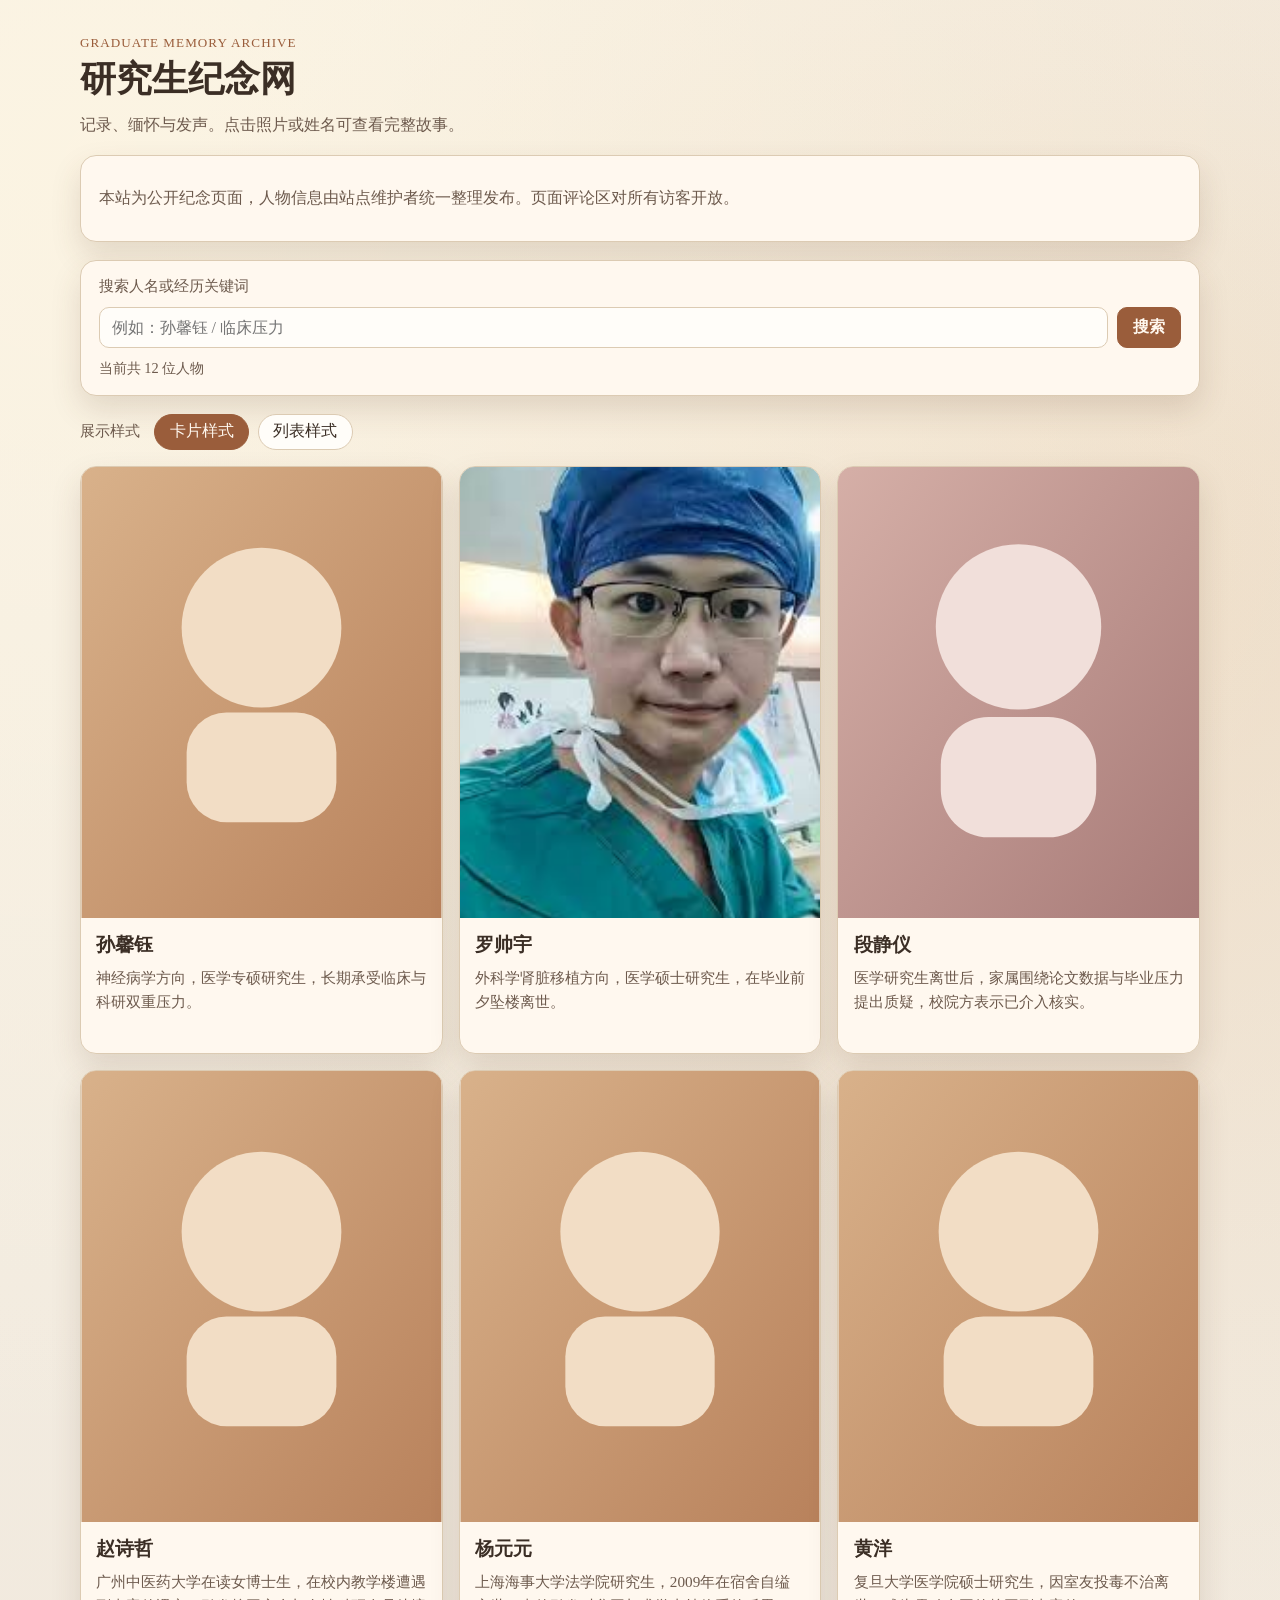
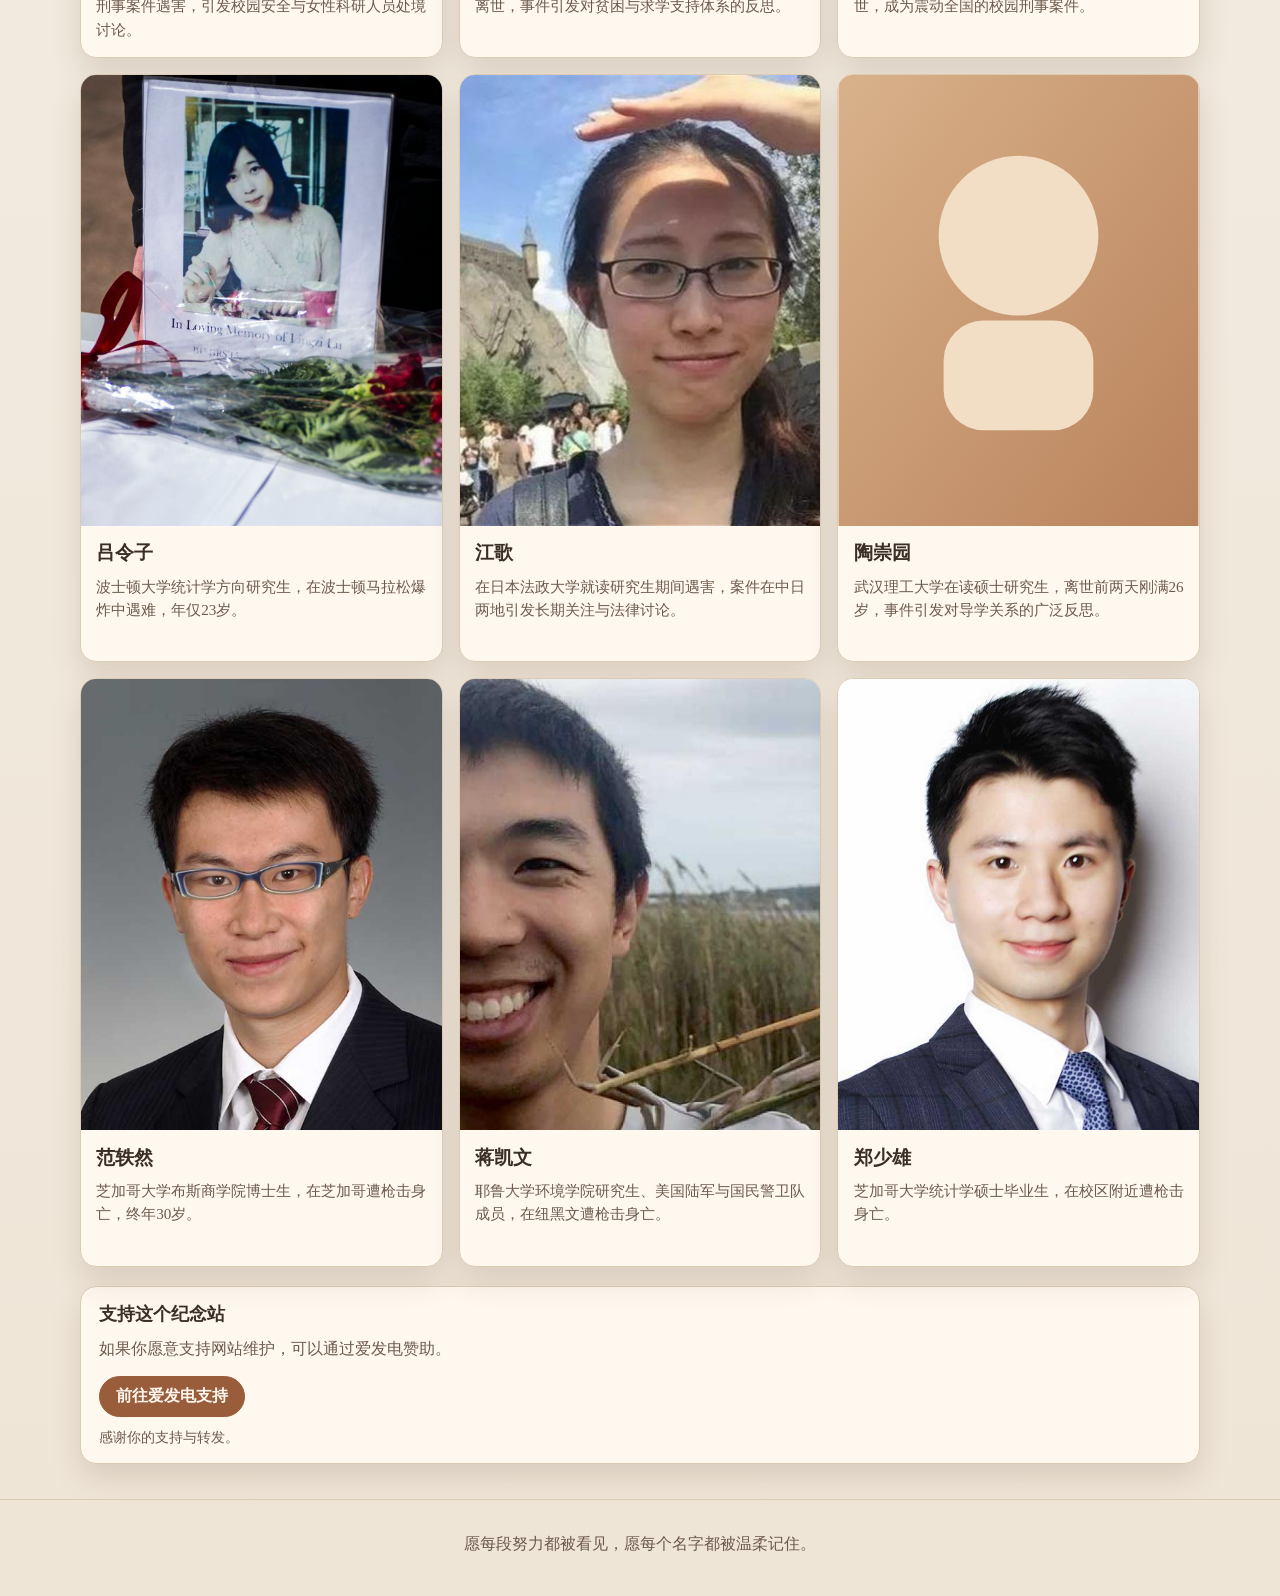
<file: index.html>
<!doctype html>
<html lang="zh-CN">
  <head>
    <meta charset="UTF-8" />
    <meta name="viewport" content="width=device-width, initial-scale=1.0" />
    <title>研究生纪念网</title>
    <link rel="stylesheet" href="styles.css" />
  </head>
  <body>
    <header class="site-header">
      <p class="site-kicker">Graduate Memory Archive</p>
      <h1 id="siteTitle">研究生纪念网</h1>
      <p class="site-desc" id="siteDesc">
        记录、缅怀与发声。点击照片或姓名可查看完整故事。
      </p>
    </header>

    <main class="page-main">
      <section class="notice-panel">
        <p>
          本站为公开纪念页面，人物信息由站点维护者统一整理发布。页面评论区对所有访客开放。
        </p>
      </section>

      <section class="search-panel" aria-label="搜索人物与经历">
        <label class="search-label" for="searchInput">搜索人名或经历关键词</label>
        <div class="search-controls">
          <input
            id="searchInput"
            class="search-input"
            type="search"
            placeholder="例如：孙馨钰 / 临床压力"
          />
          <button id="searchButton" class="search-button" type="button">搜索</button>
          <button
            id="resetSearchButton"
            class="search-button search-return-button"
            type="button"
            hidden
          >
            返回主界面
          </button>
        </div>
        <p id="searchState" class="search-state" aria-live="polite"></p>
      </section>

      <section class="view-switch-panel" aria-label="人物展示样式">
        <span class="view-switch-label">展示样式</span>
        <div class="view-switch-controls">
          <button id="cardViewButton" class="view-switch-button is-active" type="button">
            卡片样式
          </button>
          <button id="listViewButton" class="view-switch-button" type="button">
            列表样式
          </button>
        </div>
      </section>

      <section id="masonry" class="masonry" aria-live="polite"></section>
      <p id="loadingState" class="loading-state">正在加载人物资料...</p>

      <section class="support-panel" aria-labelledby="supportTitle">
        <h2 id="supportTitle">支持这个纪念站</h2>
        <p class="support-text">如果你愿意支持网站维护，可以通过爱发电赞助。</p>
        <a
          class="support-link"
          href="https://ifdian.net/a/kozukioden"
          target="_blank"
          rel="noopener noreferrer"
        >
          前往爱发电支持
        </a>
        <p class="support-note">感谢你的支持与转发。</p>
      </section>
    </main>

    <footer class="site-footer">
      <p>愿每段努力都被看见，愿每个名字都被温柔记住。</p>
    </footer>

    <script src="js/main.js" defer></script>
  </body>
</html>
</file>
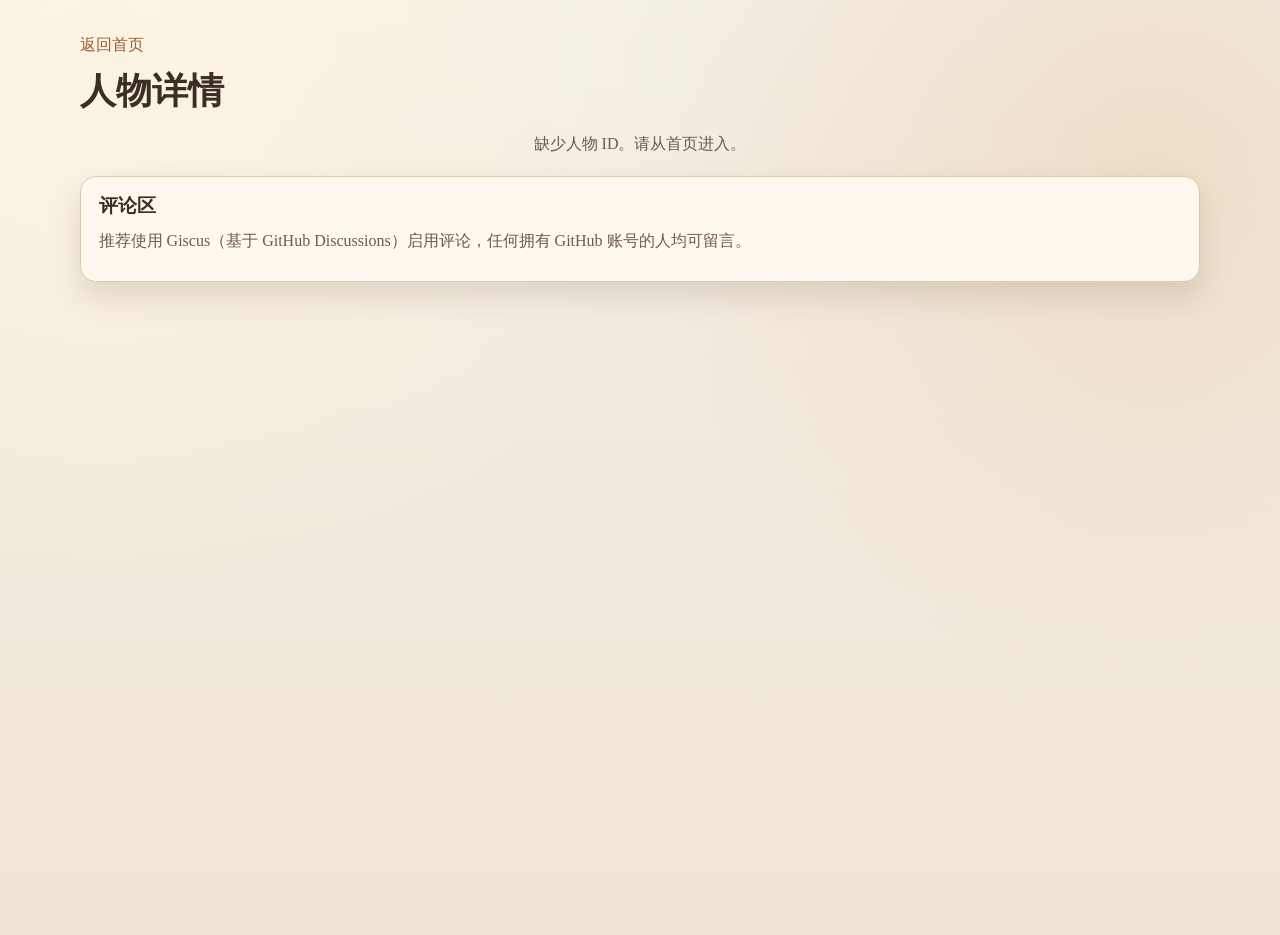
<file: detail.html>
<!doctype html>
<html lang="zh-CN">
  <head>
    <meta charset="UTF-8" />
    <meta name="viewport" content="width=device-width, initial-scale=1.0" />
    <title>人物详情 | 研究生纪念网</title>
    <link rel="stylesheet" href="styles.css" />
  </head>
  <body>
    <header class="detail-header">
      <a href="index.html" class="back-link">返回首页</a>
      <h1>人物详情</h1>
    </header>

    <main class="detail-main">
      <article id="detailCard" class="detail-card" hidden>
        <img id="detailImage" class="detail-image" alt="" />

        <section class="detail-meta">
          <h2 id="detailName"></h2>
          <p id="detailYears" class="detail-years"></p>
          <p id="detailSummary" class="detail-summary"></p>
        </section>

        <section class="detail-story">
          <h3>人物介绍</h3>
          <div id="detailStory"></div>
        </section>
      </article>

      <p id="detailState" class="loading-state">正在加载详情...</p>

      <section class="comments-wrap">
        <h3>评论区</h3>
        <p class="comments-hint">
          推荐使用 Giscus（基于 GitHub Discussions）启用评论，任何拥有 GitHub 账号的人均可留言。
        </p>
        <div id="giscusContainer"></div>
      </section>
    </main>

    <script src="js/detail.js" defer></script>
  </body>
</html>
</file>
<file: styles.css>
:root {
  --bg: #f4efe6;
  --bg-soft: #efe5d7;
  --ink: #3b2e25;
  --ink-soft: #6d5a4d;
  --line: #dccbb3;
  --card: #fff8ef;
  --accent: #9a5d3b;
  --accent-soft: #c59d7b;
  --shadow: 0 14px 30px rgba(95, 62, 40, 0.15);
  --radius: 16px;
}

*,
*::before,
*::after {
  box-sizing: border-box;
}

html,
body {
  margin: 0;
  padding: 0;
}

body {
  min-height: 100vh;
  font-family: "LXGW WenKai", "Noto Serif SC", "Source Han Serif SC", serif;
  color: var(--ink);
  background:
    radial-gradient(circle at 8% 5%, rgba(255, 246, 225, 0.7), transparent 40%),
    radial-gradient(circle at 90% 18%, rgba(232, 203, 168, 0.45), transparent 37%),
    linear-gradient(180deg, var(--bg) 0%, var(--bg-soft) 100%);
}

.site-header,
.detail-header {
  width: min(1120px, 92vw);
  margin: 2.2rem auto 1.2rem;
}

.site-kicker {
  margin: 0 0 0.4rem;
  color: var(--accent);
  letter-spacing: 0.08em;
  text-transform: uppercase;
  font-size: 0.82rem;
}

h1 {
  margin: 0;
  font-size: clamp(1.95rem, 2.8vw, 2.6rem);
  line-height: 1.2;
}

.site-desc {
  margin-top: 0.85rem;
  color: var(--ink-soft);
  font-size: 1.03rem;
  max-width: 780px;
}

.page-main,
.detail-main {
  width: min(1120px, 92vw);
  margin: 0 auto 2.2rem;
}

.notice-panel,
.detail-card,
.comments-wrap {
  background: var(--card);
  border: 1px solid var(--line);
  border-radius: var(--radius);
  box-shadow: var(--shadow);
}

.notice-panel {
  padding: 1rem 1.1rem;
  margin-bottom: 1.1rem;
  color: var(--ink-soft);
}

.search-panel {
  background: var(--card);
  border: 1px solid var(--line);
  border-radius: var(--radius);
  box-shadow: var(--shadow);
  padding: 0.95rem 1.1rem;
  margin-bottom: 1.1rem;
}

.search-label {
  display: inline-block;
  margin-bottom: 0.6rem;
  color: var(--ink-soft);
  font-size: 0.95rem;
}

.search-controls {
  display: flex;
  flex-wrap: wrap;
  gap: 0.55rem;
}

.search-input {
  flex: 1 1 260px;
  min-width: 0;
  padding: 0.58rem 0.75rem;
  border: 1px solid var(--line);
  border-radius: 10px;
  background: #fffdf9;
  color: var(--ink);
  font: inherit;
}

.search-input:focus-visible {
  outline: 2px solid color-mix(in srgb, var(--accent) 45%, #ffffff);
  outline-offset: 1px;
}

.search-button {
  border: 1px solid var(--accent);
  border-radius: 10px;
  padding: 0.58rem 0.95rem;
  background: var(--accent);
  color: #fff8ef;
  font: inherit;
  font-weight: 600;
  cursor: pointer;
  transition: transform 0.2s ease, box-shadow 0.2s ease;
}

.search-button:hover,
.search-button:focus-visible {
  transform: translateY(-1px);
  box-shadow: 0 6px 14px rgba(95, 62, 40, 0.18);
}

.search-return-button {
  border-color: var(--line);
  background: #fffdf9;
  color: var(--ink);
}

.search-return-button:hover,
.search-return-button:focus-visible {
  box-shadow: 0 6px 12px rgba(95, 62, 40, 0.12);
}

.search-state {
  margin: 0.65rem 0 0;
  min-height: 1.35rem;
  color: var(--ink-soft);
  font-size: 0.9rem;
}

.view-switch-panel {
  display: flex;
  flex-wrap: wrap;
  align-items: center;
  gap: 0.6rem 0.9rem;
  margin-bottom: 1rem;
}

.view-switch-label {
  color: var(--ink-soft);
  font-size: 0.92rem;
}

.view-switch-controls {
  display: flex;
  gap: 0.55rem;
}

.view-switch-button {
  border: 1px solid var(--line);
  border-radius: 999px;
  padding: 0.4rem 0.9rem;
  background: #fffdf9;
  color: var(--ink);
  font: inherit;
  cursor: pointer;
  transition: 0.2s ease;
}

.view-switch-button:hover,
.view-switch-button:focus-visible {
  border-color: var(--accent-soft);
}

.view-switch-button.is-active {
  border-color: var(--accent);
  background: var(--accent);
  color: #fff8ef;
}

.support-panel {
  background: var(--card);
  border: 1px solid var(--line);
  border-radius: var(--radius);
  box-shadow: var(--shadow);
  padding: 1rem 1.1rem;
  margin-top: 1.2rem;
  margin-bottom: 1.1rem;
}

.support-panel h2 {
  margin: 0;
  font-size: 1.1rem;
  line-height: 1.35;
}

.support-text {
  margin: 0.6rem 0 0;
  color: var(--ink-soft);
  line-height: 1.65;
}

.support-link {
  display: inline-block;
  margin-top: 0.85rem;
  padding: 0.55rem 1rem;
  border-radius: 999px;
  border: 1px solid var(--accent);
  background: var(--accent);
  color: #fff7ef;
  text-decoration: none;
  font-weight: 600;
  transition: transform 0.2s ease, box-shadow 0.2s ease;
}

.support-link:hover,
.support-link:focus-visible {
  transform: translateY(-1px);
  box-shadow: 0 6px 16px rgba(95, 62, 40, 0.2);
}

.support-note {
  margin: 0.7rem 0 0;
  color: var(--ink-soft);
  font-size: 0.9rem;
}

.masonry {
  display: grid;
  grid-template-columns: repeat(1, minmax(0, 1fr));
  gap: 1rem;
}

.masonry.masonry-list {
  grid-template-columns: repeat(2, minmax(0, 1fr));
  gap: 0.7rem;
}

.memory-card {
  display: flex;
  flex-direction: column;
  width: 100%;
  height: 100%;
  text-decoration: none;
  color: inherit;
  background: var(--card);
  border: 1px solid var(--line);
  border-radius: var(--radius);
  overflow: hidden;
  box-shadow: var(--shadow);
  transform: translateY(16px);
  opacity: 0;
  animation: rise 0.55s ease forwards;
}

.memory-card img {
  display: block;
  width: 100%;
  height: auto;
  aspect-ratio: 4 / 5;
  object-fit: cover;
  background: #e7d7c4;
}

.memory-card-content {
  padding: 0.9rem 0.95rem 1rem;
  display: flex;
  flex-direction: column;
  gap: 0.55rem;
  flex: 1;
}

.memory-card h2 {
  margin: 0;
  font-size: 1.18rem;
  line-height: 1.35;
  min-height: calc(1.35em * 1);
  white-space: nowrap;
  overflow: hidden;
  text-overflow: ellipsis;
}

.memory-card p {
  margin: 0;
  color: var(--ink-soft);
  font-size: 0.95rem;
  line-height: 1.55;
  min-height: calc(1.55em * 3);
  display: -webkit-box;
  -webkit-line-clamp: 3;
  -webkit-box-orient: vertical;
  overflow: hidden;
}

.memory-card .search-hit {
  min-height: unset;
  display: block;
  margin-top: 0.2rem;
  padding: 0.42rem 0.52rem;
  border: 1px solid color-mix(in srgb, var(--accent-soft) 30%, #ffffff);
  border-radius: 8px;
  background: #f6ecdd;
  color: color-mix(in srgb, var(--ink) 88%, #ffffff);
  line-height: 1.45;
}

.memory-card:hover,
.memory-card:focus-visible {
  outline: none;
  border-color: var(--accent-soft);
  transform: translateY(-3px);
  transition: 0.22s ease;
}

.masonry.masonry-list .memory-card {
  transform: none;
  opacity: 1;
  animation: none;
  min-height: 0;
}

.masonry.masonry-list .memory-card img,
.masonry.masonry-list .memory-card p {
  display: none;
}

.masonry.masonry-list .memory-card-content {
  padding: 0.72rem 0.75rem;
  align-items: center;
  justify-content: center;
}

.masonry.masonry-list .memory-card h2 {
  min-height: 0;
  font-size: 1.02rem;
  text-align: center;
  white-space: nowrap;
}

.loading-state {
  text-align: center;
  color: var(--ink-soft);
  margin: 1.3rem 0;
}

.site-footer {
  border-top: 1px solid var(--line);
  padding: 1.1rem 0 1.6rem;
  color: var(--ink-soft);
  text-align: center;
}

.back-link {
  display: inline-block;
  margin-bottom: 0.8rem;
  color: var(--accent);
  text-decoration: none;
  border-bottom: 1px solid transparent;
}

.back-link:hover,
.back-link:focus-visible {
  border-bottom-color: currentColor;
}

.detail-card {
  overflow: hidden;
  margin-bottom: 1.2rem;
}

.detail-image {
  display: block;
  width: 100%;
  max-height: 460px;
  object-fit: cover;
  background: #e7d7c4;
}

.detail-meta,
.detail-story {
  padding: 1rem 1.1rem;
}

.detail-years {
  color: var(--accent);
  margin: 0.25rem 0 0.6rem;
  font-weight: 600;
}

.detail-summary {
  margin: 0;
  color: var(--ink-soft);
}

.detail-story h3,
.comments-wrap h3 {
  margin: 0 0 0.8rem;
}

.detail-story p {
  margin: 0.45rem 0;
  line-height: 1.7;
}

.comments-wrap {
  padding: 1rem 1.1rem;
}

.comments-hint {
  margin: 0 0 0.8rem;
  color: var(--ink-soft);
}

.giscus-missing {
  background: #fff4e8;
  border: 1px solid #efcca4;
  color: #7b4c2d;
  border-radius: 10px;
  padding: 0.7rem 0.8rem;
}

@keyframes rise {
  from {
    transform: translateY(16px);
    opacity: 0;
  }
  to {
    transform: translateY(0);
    opacity: 1;
  }
}

@media (min-width: 680px) {
  .masonry {
    grid-template-columns: repeat(2, minmax(0, 1fr));
  }

  .masonry.masonry-list {
    grid-template-columns: repeat(4, minmax(0, 1fr));
  }
}

@media (min-width: 1024px) {
  .masonry {
    grid-template-columns: repeat(3, minmax(0, 1fr));
  }
}
</file>
